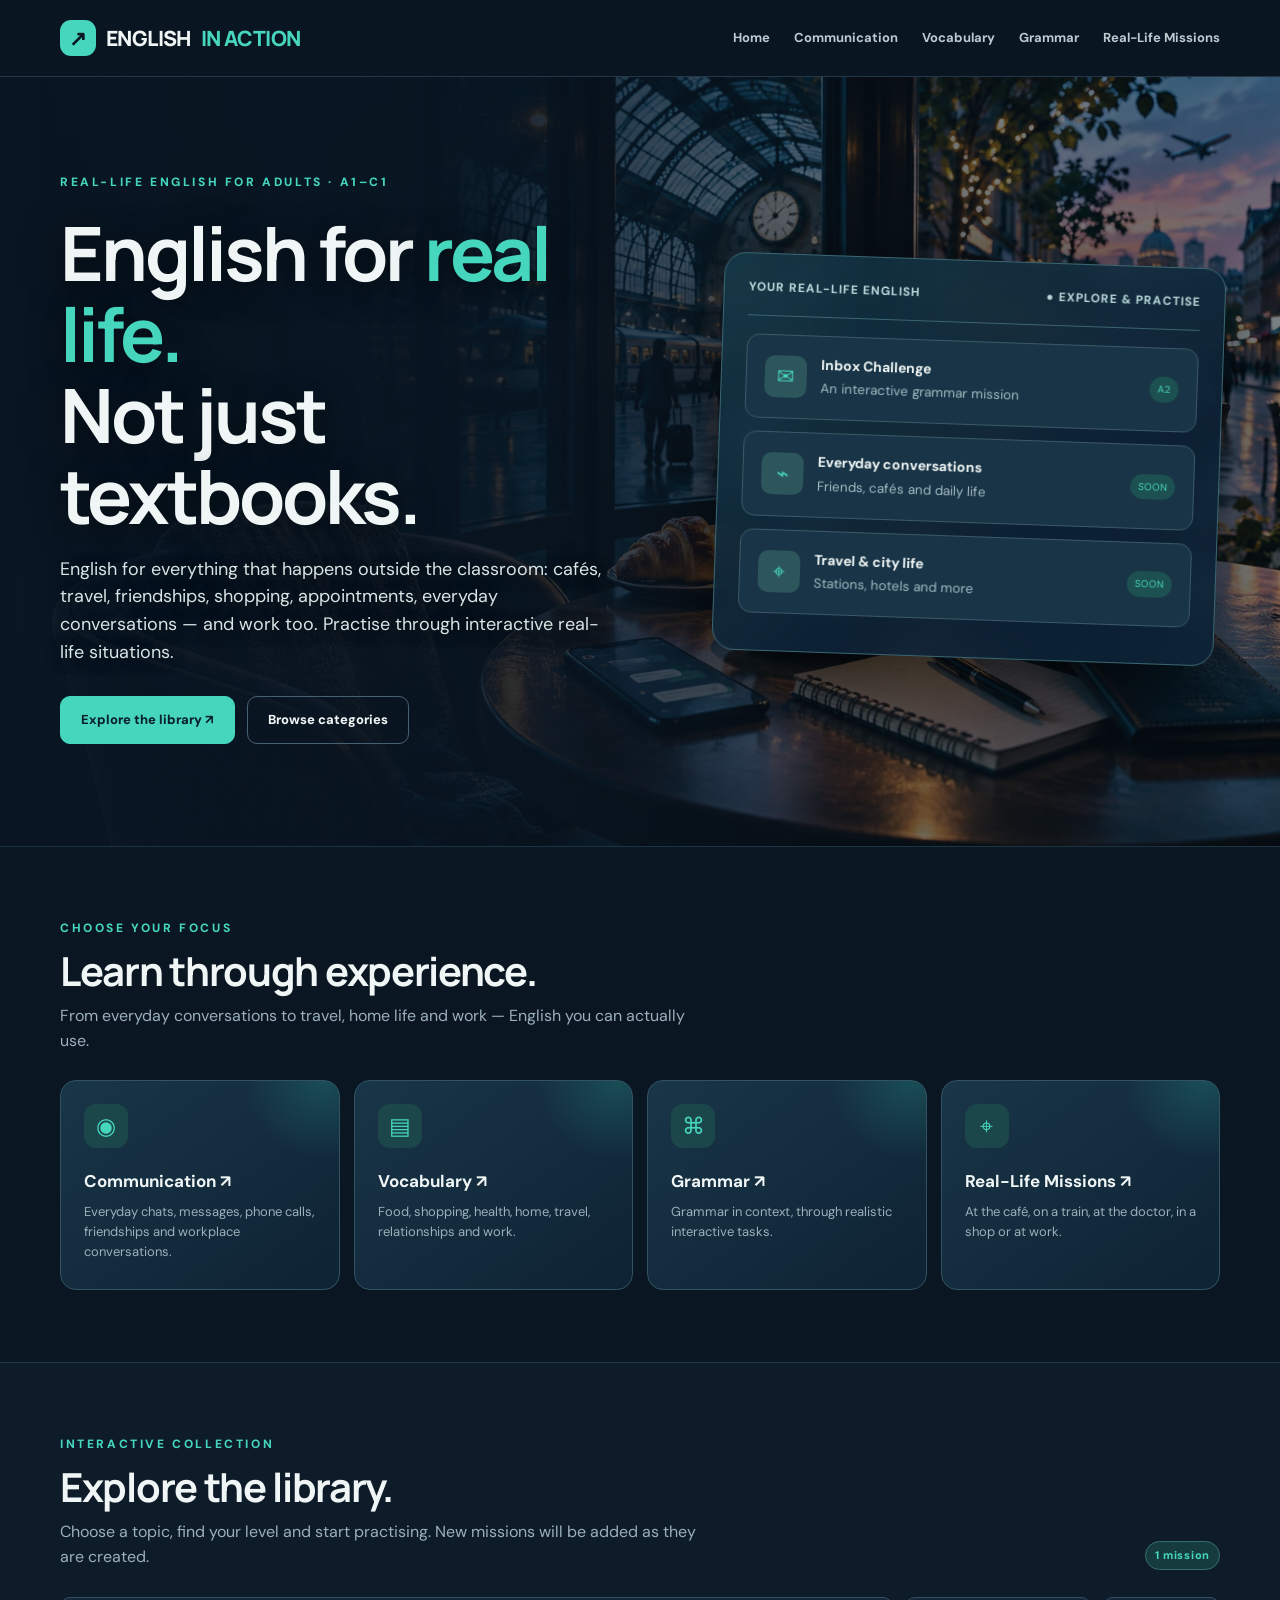
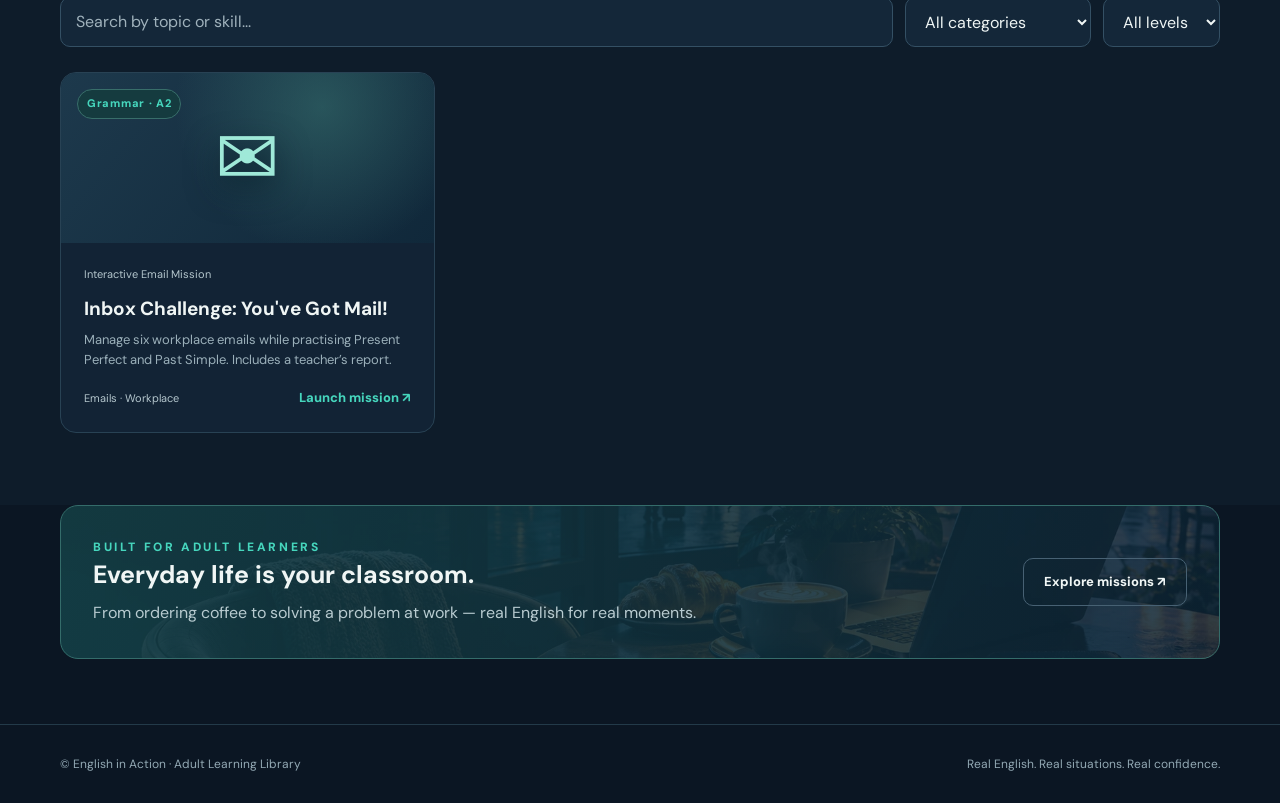
<file: index.html>
<!doctype html><html lang="en"><head><meta charset="utf-8"><meta name="viewport" content="width=device-width,initial-scale=1"><meta name="theme-color" content="#0b1623"><meta name="description" content="English in Action — interactive English missions for adult learners. Real-life communication, grammar and vocabulary."><title>English in Action | Adult Learning Library</title><link rel="stylesheet" href="styles.css"></head><body>
<header class="nav"><div class="wrap nav-inner"><a class="brand" href="index.html"><span class="brand-mark">↗</span> ENGLISH <em>IN ACTION</em></a><nav class="links" aria-label="Main navigation"><a href="index.html">Home</a><a href="index.html?category=communication#library">Communication</a><a href="index.html?category=vocabulary#library">Vocabulary</a><a href="index.html?category=grammar#library">Grammar</a><a href="index.html?category=missions#library">Real-Life Missions</a></nav></div></header>
<main><section class="hero"><div class="wrap hero-grid"><div><div class="eyebrow">Real-life English for adults · A1–C1</div><h1>English for <span>real life.</span><br>Not just textbooks.</h1><p class="lead">English for everything that happens outside the classroom: cafés, travel, friendships, shopping, appointments, everyday conversations — and work too. Practise through interactive real-life situations.</p><div class="actions"><a class="btn" href="#library">Explore the library ↗</a><a class="btn alt" href="#categories">Browse categories</a></div></div><div class="hero-art" aria-hidden="true"><div class="art-top"><span>YOUR REAL-LIFE ENGLISH</span><span>● EXPLORE & PRACTISE</span></div><div class="art-line"></div><div class="art-mail"><span class="art-icon">✉</span><span><strong>Inbox Challenge</strong><small>An interactive grammar mission</small></span><span class="art-badge">A2</span></div><div class="art-mail"><span class="art-icon">⌁</span><span><strong>Everyday conversations</strong><small>Friends, cafés and daily life</small></span><span class="art-badge">SOON</span></div><div class="art-mail"><span class="art-icon">⌖</span><span><strong>Travel & city life</strong><small>Stations, hotels and more</small></span><span class="art-badge">SOON</span></div></div></div></section>
<section class="section" id="categories"><div class="wrap"><div class="eyebrow">Choose your focus</div><div class="section-head"><div><h2>Learn through experience.</h2><p class="sub">From everyday conversations to travel, home life and work — English you can actually use.</p></div></div><div class="category-grid"><a class="cat" href="index.html?category=communication#library"><span class="cat-icon">◉</span><h3>Communication ↗</h3><p>Everyday chats, messages, phone calls, friendships and workplace conversations.</p></a><a class="cat" href="index.html?category=vocabulary#library"><span class="cat-icon">▤</span><h3>Vocabulary ↗</h3><p>Food, shopping, health, home, travel, relationships and work.</p></a><a class="cat" href="index.html?category=grammar#library"><span class="cat-icon">⌘</span><h3>Grammar ↗</h3><p>Grammar in context, through realistic interactive tasks.</p></a><a class="cat" href="index.html?category=missions#library"><span class="cat-icon">⌖</span><h3>Real-Life Missions ↗</h3><p>At the café, on a train, at the doctor, in a shop or at work.</p></a></div></div></section>
<section class="section catalog" id="library"><div class="wrap"><div class="eyebrow">Interactive collection</div><div class="section-head"><div><h2>Explore the library.</h2><p class="sub">Choose a topic, find your level and start practising. New missions will be added as they are created.</p></div><span class="pill" id="count">1 mission</span></div><div class="filters"><input class="field search" id="search" type="search" placeholder="Search by topic or skill..." aria-label="Search materials"><select class="field" id="category" aria-label="Filter by category"><option value="">All categories</option><option value="communication">Communication</option><option value="vocabulary">Vocabulary</option><option value="grammar">Grammar</option><option value="missions">Real-Life Missions</option></select><select class="field" id="level" aria-label="Filter by level"><option value="">All levels</option><option>A1</option><option>A2</option><option>B1</option><option>B2</option><option>C1</option></select></div><div class="cards" id="cards" aria-live="polite"></div></div></section>
<section class="wrap"><div class="banner"><div><div class="eyebrow">Built for adult learners</div><h2>Everyday life is your classroom.</h2><p>From ordering coffee to solving a problem at work — real English for real moments.</p></div><a class="btn alt" href="#library">Explore missions ↗</a></div></section></main><footer class="footer"><div class="wrap footer-inner"><span>© English in Action · Adult Learning Library</span><span>Real English. Real situations. Real confidence.</span></div></footer><script src="materials.js"></script><script src="app.js"></script></body></html>
</file>
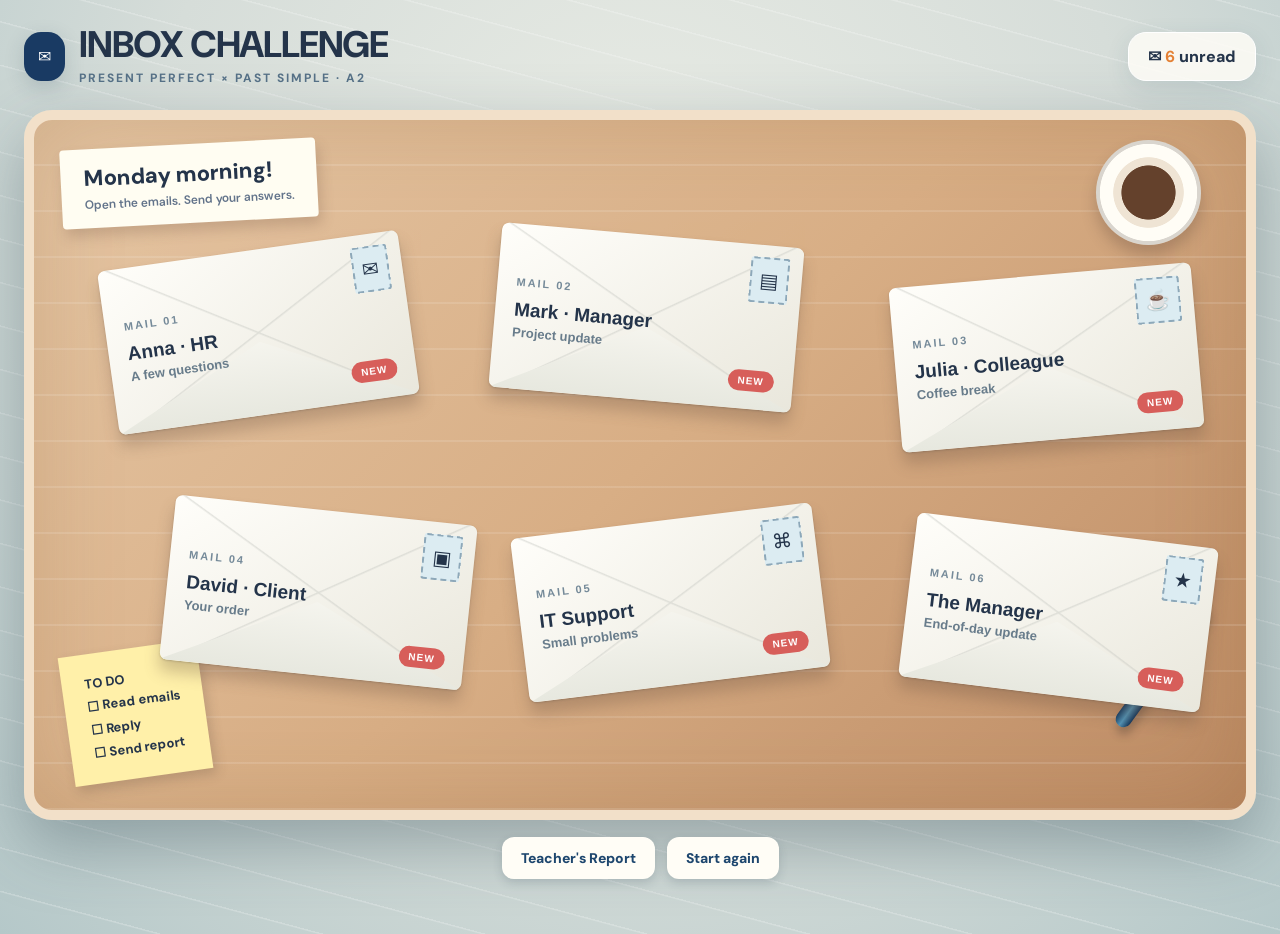
<file: inbox-challenge.html>
<!doctype html><html lang="en"><head><meta charset="utf-8"><meta name="viewport" content="width=device-width,initial-scale=1"><title>Inbox Challenge: You've Got Mail! · A2</title><style>
@import url('https://fonts.googleapis.com/css2?family=DM+Sans:wght@400;500;600;700;800&family=Playfair+Display:wght@600;700&display=swap');
:root{--ink:#24344a;--blue:#183b67;--gold:#ffca65;--paper:#fffdf7}*{box-sizing:border-box}body{margin:0;color:var(--ink);font-family:'DM Sans',Arial,sans-serif;background:#c3d2d5}.desk{min-height:100vh;position:relative;overflow:hidden;background:radial-gradient(ellipse at 50% 25%,#e9ece5 0%,#d6ddd9 55%,#b5c8c9 100%);padding:26px 24px 38px}.desk:before{content:"";position:absolute;inset:0;opacity:.22;pointer-events:none;background:repeating-linear-gradient(15deg,transparent 0 40px,#fff 41px 42px)}.top{position:relative;z-index:2;display:flex;justify-content:space-between;align-items:center;gap:15px;max-width:1260px;margin:auto}.brand{display:flex;gap:14px;align-items:center}.logo{background:#193a63;color:#fff;padding:14px;border-radius:17px;box-shadow:0 6px 20px #203b4b2b}.brand h1{font-size:clamp(23px,3vw,37px);line-height:1;margin:0;font-weight:800;letter-spacing:-1.2px}.brand p{margin:7px 0 0;font-size:12px;font-weight:700;letter-spacing:2px;color:#557086}.counter{background:#fffdf7d9;padding:13px 19px;border:1px solid #fff;border-radius:18px;box-shadow:0 7px 25px #2c50621c;font-weight:800}.counter b{color:#e48135}.work{position:relative;max-width:1260px;margin:24px auto 0;min-height:690px;border-radius:28px;background:linear-gradient(135deg,#e5c6a4,#d8ae85 50%,#bd8b64);border:10px solid #f2e0c9;box-shadow:0 25px 65px #324b5660,inset 0 0 90px #86552b38;overflow:hidden}.work:before{content:"";position:absolute;inset:0;pointer-events:none;opacity:.12;background:repeating-linear-gradient(0deg,#fff 0 2px,transparent 2px 46px)}.instruction{position:absolute;top:24px;left:27px;background:#fffdf2;padding:15px 23px;border-radius:4px;box-shadow:3px 8px 13px #664b3b3b;transform:rotate(-3deg);z-index:2;font-weight:800;font-size:clamp(15px,2vw,22px)}.instruction small{display:block;font-size:12px;font-weight:600;color:#62738a;margin-top:4px}.mug{position:absolute;right:45px;top:20px;width:105px;height:105px;border-radius:50%;background:radial-gradient(circle,#64412c 0 36%,#efe4d4 37% 47%,#fffdf6 48% 65%,#d9d5ce 66%);box-shadow:0 10px 15px #4c342e44}.mug:after{content:"";position:absolute;width:40px;height:46px;border:13px solid #fffdf6;border-radius:50%;right:-24px;top:31px;z-index:-1}.pen{position:absolute;right:75px;bottom:70px;width:16px;height:150px;border-radius:10px;background:linear-gradient(90deg,#123e68,#5293b5,#14365b);transform:rotate(36deg);box-shadow:5px 6px 8px #463a3355}.note{position:absolute;bottom:32px;left:32px;background:#fff0a9;padding:18px 23px;transform:rotate(-8deg);box-shadow:3px 6px 12px #4a3b2f35;font-size:13px;line-height:1.8;font-weight:700}.letters{position:relative;z-index:1;min-height:690px}.envelope{position:absolute;width:clamp(225px,25%,325px);height:165px;border:0;background:linear-gradient(145deg,#fffefa,#e9e7dc);border-radius:7px;box-shadow:0 12px 15px #644b3e4a,0 1px 2px #3d3d3d40;cursor:pointer;transition:transform .25s,filter .25s;transform:rotate(var(--r));text-align:left;color:#24344a;padding:16px 19px;isolation:isolate}.envelope:before{content:"";position:absolute;inset:0;background:linear-gradient(150deg,transparent 49.6%,#c7c9c3 50%,transparent 50.6%),linear-gradient(210deg,transparent 49.6%,#c7c9c3 50%,transparent 50.6%);opacity:.48;pointer-events:none;z-index:-1}.envelope:after{content:"";position:absolute;bottom:0;left:0;right:0;height:54%;clip-path:polygon(0 100%,50% 18%,100% 100%);background:linear-gradient(#f8f7f1,#e7e8df);border-radius:0 0 7px 7px;z-index:-1}.envelope:hover{transform:rotate(0deg) translateY(-11px) scale(1.04);filter:brightness(1.02);z-index:5}.envelope.done{filter:saturate(.65);opacity:.72}.stamp{position:absolute;right:13px;top:12px;border:2px dashed #8da8b9;background:#dcecf2;padding:9px 8px;font-size:20px;border-radius:3px}.env-id{display:inline-block;font-size:11px;font-weight:800;color:#758a99;letter-spacing:2px}.env-from{font-size:19px;font-weight:800;margin:10px 0 4px;max-width:190px}.env-sub{font-size:13px;font-weight:700;color:#687c8b;max-width:180px}.seal{position:absolute;bottom:18px;right:19px;background:#d75e5a;color:white;padding:5px 10px;border-radius:20px;font-size:10px;font-weight:800;letter-spacing:1px}.done .seal{background:#348e73}.e0{top:130px;left:6%;--r:-8deg}.e1{top:115px;left:38%;--r:5deg}.e2{top:155px;right:4%;--r:-5deg}.e3{top:390px;left:11%;--r:6deg}.e4{top:400px;left:40%;--r:-7deg}.e5{top:410px;right:3%;--r:7deg}.toolbar{position:relative;z-index:3;display:flex;justify-content:center;gap:12px;margin:17px auto;flex-wrap:wrap}.btn{border:0;border-radius:12px;padding:12px 19px;background:#173e69;color:white;font:800 14px 'DM Sans',Arial;cursor:pointer;box-shadow:0 4px 10px #253c4d2b}.btn.secondary{background:#fffdf6;color:#1d466e}.btn:disabled{opacity:.45;cursor:not-allowed}.btn:hover:not(:disabled){filter:brightness(1.12)}.overlay{position:fixed;inset:0;background:#112a42a9;display:none;place-items:center;z-index:30;padding:15px;backdrop-filter:blur(5px)}.overlay.open{display:grid}.modal{width:min(750px,96vw);max-height:94vh;overflow:auto;background:#fffefa;border-radius:19px;box-shadow:0 30px 100px #0d1e37a0;animation:pop .25s ease}.modalhead{background:#173d68;color:white;padding:20px 25px;display:flex;justify-content:space-between;align-items:center}.modalhead h2{margin:0;font-size:21px}.close{border:0;background:#ffffff24;color:white;font-size:25px;width:36px;height:36px;border-radius:9px;cursor:pointer}.modalbody{padding:22px 26px 27px}.from{color:#5d7286;font-size:13px;border-bottom:1px solid #e2e8e9;padding-bottom:14px;margin-bottom:18px}.from strong{color:#253c52}.intro{font-size:16px;font-weight:800;margin:0 0 16px}.q{background:#f2f6f7;padding:12px 14px;margin:9px 0;border-radius:10px;font-size:14px;line-height:1.5}.q label{display:block;font-weight:700;margin-bottom:7px}.q input,.q textarea,.q select{width:100%;padding:11px 12px;border:1px solid #cbd7de;border-radius:8px;font:15px 'DM Sans',Arial;background:white;color:#263b4e}.q textarea{min-height:75px;resize:vertical}.q select{cursor:pointer}.q input:focus,.q textarea:focus,.q select:focus{outline:2px solid #5b9fc4}.modalfoot{display:flex;justify-content:space-between;align-items:center;gap:10px;margin-top:19px}.hint{font-size:12px;color:#6a8092}.toast{position:fixed;left:50%;bottom:25px;transform:translateX(-50%);background:#193e66;color:white;padding:14px 25px;border-radius:12px;box-shadow:0 10px 35px #132f4b55;z-index:60;display:none}.report{display:none;position:fixed;inset:0;z-index:50;background:#e6ebec;overflow:auto;padding:25px}.report.show{display:block}.reportpage{max-width:800px;margin:auto;background:white;padding:36px 44px;box-shadow:0 10px 35px #40546833}.reportpage h1{margin:0;color:#183b67}.reportpage .sub{color:#687e91;margin:6px 0 24px}.reportblock{break-inside:avoid;margin:15px 0 24px;padding:14px;border:1px solid #e2e8ed;border-radius:9px}.reportblock h3{margin:0 0 12px}.reportblock p{font-size:13px;line-height:1.55;margin:9px 0}.reportblock strong{color:#193e66}.reporttools{display:flex;gap:10px;justify-content:center;margin:0 auto 18px;flex-wrap:wrap}@keyframes pop{from{opacity:0;transform:translateY(18px) scale(.97)}to{opacity:1;transform:none}}@media(max-width:800px){.work,.letters{min-height:950px}.envelope{width:42%;height:150px}.e0{top:130px;left:5%}.e1{top:130px;left:53%}.e2{top:335px;left:5%}.e3{top:335px;left:53%}.e4{top:540px;left:5%}.e5{top:540px;left:53%}.mug{transform:scale(.7);right:5px}.pen{display:none}.note{bottom:15px}.env-from{font-size:16px}}@media(max-width:480px){.desk{padding:13px 8px}.work{border-width:5px}.envelope{width:45%;height:148px;padding:10px}.stamp{font-size:14px;padding:4px}.env-from{font-size:14px}.env-sub{font-size:11px}.e0,.e2,.e4{left:3%}.e1,.e3,.e5{left:52%}.modalbody{padding:16px}.reportpage{padding:20px}}@media print{body{background:white}.desk,.overlay,.reporttools{display:none!important}.report{display:block!important;position:static;padding:0;background:white;overflow:visible}.reportpage{box-shadow:none;padding:0;max-width:none}.reportblock{break-inside:avoid}}
</style></head><body><main class="desk"><header class="top"><div class="brand"><div class="logo">✉</div><div><h1>INBOX CHALLENGE</h1><p>PRESENT PERFECT × PAST SIMPLE · A2</p></div></div><div class="counter">✉ <b id="count">6</b> unread</div></header><section class="work"><div class="instruction">Monday morning!<small>Open the emails. Send your answers.</small></div><div class="mug"></div><div class="pen"></div><div class="note">TO DO<br>☐ Read emails<br>☐ Reply<br>☐ Send report</div><div class="letters" id="letters"></div></section><div class="toolbar"><button class="btn secondary" onclick="showReport()">Teacher's Report</button><button class="btn secondary" onclick="resetGame()">Start again</button></div></main><div class="overlay" id="overlay" role="dialog" aria-modal="true"><div class="modal"><div class="modalhead"><h2 id="modalTitle"></h2><button class="close" aria-label="Close" onclick="closeModal()">×</button></div><div class="modalbody"><div class="from" id="from"></div><p class="intro" id="intro"></p><div id="questions"></div><div class="modalfoot"><span class="hint">No wrong answers block sending.</span><button class="btn" onclick="sendMail()">Send reply →</button></div></div></div></div><div class="toast" id="toast"></div><section class="report" id="report"><div class="reporttools"><button class="btn" onclick="window.print()">Save as PDF / Print</button><button class="btn secondary" onclick="copyReport()">Copy report</button><button class="btn secondary" onclick="hideReport()">Back to desk</button></div><div class="reportpage" id="reportpage"></div></section><script>
const mails=[
{from:'Anna · HR',sub:'A few questions',intro:'Write the questions.',items:[['Yes, I have worked here for five years.','How long ...?'],['I started this job in 2019.','When ...?'],['No, I have never worked from home.','Have ...?']]},
{from:'Mark · Manager',sub:'Project update',intro:'Choose the correct ending.',items:[['I have already finished the report,','a) yesterday at 4 p.m. | b) so you can read it now.'],['I finished the report','a) last Friday. | b) since Friday.'],['We have worked with this client','a) in 2020. | b) for three years.']]},
{from:'Julia · Colleague',sub:'Coffee break',intro:'Write the questions.',items:[['Yes, I have tried the new café.','Have ...?'],['I went there last Saturday.','When ...?'],['No, I haven’t had lunch yet.','Have ...?']]},
{from:'David · Client',sub:'Your order',intro:'Choose the correct form.',items:[['We ___ your order yesterday.','send / sent / have sent'],['I ___ your email already.','read / have read / did read'],['___ you call the office last week?','Did / Have / Has']]},
{from:'IT Support',sub:'Small problems',intro:'Correct the sentences.',items:[['I have changed my password yesterday.','Write the correct sentence.'],['Did you ever use this program?','Write the correct sentence.'],['I haven’t sent the file last Monday.','Write the correct sentence.']]},
{from:'The Manager',sub:'End-of-day update',intro:'Write a short update. 4–6 sentences.',items:[['What have you finished today?','Present Perfect'],['What did you do yesterday?','Past Simple'],['What haven’t you done yet?','Present Perfect'],['When did you last speak to a colleague or customer?','Past Simple']]}
];let saved={};try{saved=JSON.parse(localStorage.getItem('officeInboxA2Deluxe')||'{}')}catch(e){}let active=-1;const esc=s=>String(s??'').replace(/[&<>"']/g,c=>({'&':'&amp;','<':'&lt;','>':'&gt;','"':'&quot;',"'":'&#39;'}[c]));function render(){document.getElementById('letters').innerHTML=mails.map((m,i)=>`<button class="envelope e${i} ${saved[i]?'done':''}" onclick="openMail(${i})"><span class="env-id">MAIL 0${i+1}</span><span class="stamp">${['✉','▤','☕','▣','⌘','★'][i]}</span><div class="env-from">${esc(m.from)}</div><div class="env-sub">${esc(m.sub)}</div><span class="seal">${saved[i]?'SENT ✓':'NEW'}</span></button>`).join('');document.getElementById('count').textContent=mails.length-Object.keys(saved).length}function openMail(i){active=i;const m=mails[i];document.getElementById('modalTitle').textContent=m.sub;document.getElementById('from').innerHTML=`<strong>From:</strong> ${esc(m.from)} &nbsp; · &nbsp; <strong>To:</strong> You`;document.getElementById('intro').textContent=m.intro;document.getElementById('questions').innerHTML=m.items.map((q,j)=>`<div class="q"><label>${j+1}. ${esc(q[0])}</label>${i===1||i===3?`<select data-q="${j}"><option value="">Choose...</option>${(i===1?q[1].split(' | '):q[1].split(' / ')).map(v=>`<option ${saved[i]?.[j]===v?'selected':''}>${esc(v)}</option>`).join('')}</select>`:`<textarea data-q="${j}" placeholder="${esc(q[1])}">${esc(saved[i]?.[j]||'')}</textarea>`}</div>`).join('');document.getElementById('overlay').classList.add('open')}function closeModal(){document.getElementById('overlay').classList.remove('open');active=-1}function sendMail(){if(active<0)return;let arr=[...document.querySelectorAll('[data-q]')].map(x=>x.value.trim());saved[active]=arr;localStorage.setItem('officeInboxA2Deluxe',JSON.stringify(saved));closeModal();render();const t=document.getElementById('toast');t.textContent='Reply sent! ✓';t.style.display='block';setTimeout(()=>t.style.display='none',1600);if(Object.keys(saved).length===6)setTimeout(()=>showReport(),650)}function reportText(){return 'INBOX CHALLENGE — TEACHER’S REPORT\nPresent Perfect vs Past Simple · A2\nCompleted: '+Object.keys(saved).length+'/6 emails\n\n'+mails.map((m,i)=>'EMAIL '+(i+1)+' — '+m.from+' — '+m.sub+'\n'+m.items.map((q,j)=>(j+1)+'. '+q[0]+'\nAnswer: '+(saved[i]?.[j]||'[Not answered]')).join('\n')+'\n').join('\n')}function showReport(){document.getElementById('reportpage').innerHTML=`<h1>Teacher's Report</h1><p class="sub">Inbox Challenge · Present Perfect vs Past Simple · A2<br>${Object.keys(saved).length} / 6 emails sent</p>`+mails.map((m,i)=>`<div class="reportblock"><h3>${i+1}. ${esc(m.from)} — ${esc(m.sub)} ${saved[i]?'✓':'· not sent'}</h3>${m.items.map((q,j)=>`<p>${j+1}. ${esc(q[0])}<br><strong>Answer:</strong> ${esc(saved[i]?.[j]||'—')}</p>`).join('')}</div>`).join('');document.getElementById('report').classList.add('show')}function hideReport(){document.getElementById('report').classList.remove('show')}async function copyReport(){try{await navigator.clipboard.writeText(reportText());alert('Report copied!')}catch(e){alert('Select the report and copy it.')}}function resetGame(){if(confirm('Start again? This will clear all answers.')){saved={};localStorage.removeItem('officeInboxA2Deluxe');hideReport();render()}}document.addEventListener('keydown',e=>{if(e.key==='Escape')closeModal()});document.getElementById('overlay').addEventListener('click',e=>{if(e.target.id==='overlay')closeModal()});render();
</script></body></html>
</file>
<file: styles.css>
@import url('https://fonts.googleapis.com/css2?family=DM+Sans:wght@400;500;600;700;800&family=Manrope:wght@400;500;600;700;800&display=swap');
:root{--bg:#0b1623;--panel:#122335;--panel2:#162b3d;--line:#284254;--ink:#f0f6f5;--muted:#9bb0ba;--teal:#46d6bd;--teal2:#153e42;--gold:#e9c991}*{box-sizing:border-box}html{scroll-behavior:smooth}body{margin:0;background:var(--bg);color:var(--ink);font-family:'DM Sans',sans-serif;line-height:1.55}a{color:inherit;text-decoration:none}button,input,select{font:inherit}button{cursor:pointer}.wrap{width:min(1160px,calc(100% - 44px));margin:auto}.nav{position:sticky;top:0;z-index:10;background:#0b1623ee;backdrop-filter:blur(18px);border-bottom:1px solid #243746}.nav-inner{display:flex;align-items:center;justify-content:space-between;min-height:76px;gap:20px}.brand{font-family:Manrope,sans-serif;font-weight:800;letter-spacing:-.6px;font-size:21px;display:flex;align-items:center;gap:10px}.brand-mark{display:grid;place-items:center;width:36px;height:36px;border-radius:11px;color:#071923;background:var(--teal);font-size:21px}.brand em{font-style:normal;color:var(--teal)}.links{display:flex;gap:24px;align-items:center}.links a{font-size:13px;color:#bbccd1;font-weight:700}.links a:hover,.links a.active{color:var(--teal)}.eyebrow{color:var(--teal);font-size:12px;font-weight:800;letter-spacing:2.6px;text-transform:uppercase}.hero{position:relative;overflow:hidden;padding:96px 0 102px;border-bottom:1px solid #1d3443;background:radial-gradient(ellipse at 82% 35%,#15505a66,transparent 43%),radial-gradient(ellipse at 5% 0%,#243c6260,transparent 44%)}.hero-grid{display:grid;grid-template-columns:1.1fr .9fr;gap:45px;align-items:center}.hero h1{font-family:Manrope,sans-serif;font-size:clamp(43px,6vw,75px);line-height:1.08;letter-spacing:-3px;margin:20px 0}.hero h1 span{color:var(--teal)}.lead{font-size:18px;color:#b6cbd0;max-width:570px}.actions{display:flex;gap:12px;flex-wrap:wrap;margin-top:29px}.btn{display:inline-flex;align-items:center;justify-content:center;gap:8px;padding:13px 20px;border-radius:10px;background:var(--teal);border:1px solid var(--teal);color:#09202b;font-weight:800;font-size:13px}.btn.alt{background:transparent;color:var(--ink);border-color:#476173}.btn:hover{filter:brightness(1.08)}.hero-art{position:relative;min-height:340px;border:1px solid #3a6671;border-radius:22px;background:linear-gradient(145deg,#183a48,#0e2132 65%);box-shadow:0 30px 90px #0007;padding:24px;transform:rotate(2deg)}.art-top{display:flex;justify-content:space-between;color:#b7d5d8;font-size:12px;font-weight:800;letter-spacing:1px}.art-line{height:1px;background:#3b6370;margin:18px 0}.art-mail{padding:18px;border:1px solid #3b5966;background:#183446;border-radius:13px;margin:13px 0;display:flex;align-items:center;gap:14px}.art-icon{width:42px;height:42px;border-radius:10px;display:grid;place-items:center;background:#2d565c;color:var(--teal);font-size:21px}.art-mail strong{display:block;font-size:14px}.art-mail small{color:#a3bbc3}.art-badge{margin-left:auto;font-size:10px;color:var(--teal);background:#1d5051;padding:5px 8px;border-radius:99px}.section{padding:72px 0}.section-head{display:flex;align-items:end;justify-content:space-between;gap:20px;margin-bottom:27px}.section h2{font-family:Manrope;font-size:clamp(28px,3.4vw,40px);line-height:1.2;letter-spacing:-1.3px;margin:9px 0}.sub{color:var(--muted);max-width:640px;margin:0}.category-grid{display:grid;grid-template-columns:repeat(4,1fr);gap:14px}.cat{background:linear-gradient(145deg,#172b3e,#102234);border:1px solid var(--line);padding:23px;border-radius:16px;min-height:210px;transition:.2s}.cat:hover,.card:hover{transform:translateY(-3px);border-color:#3d948c}.cat-icon{width:44px;height:44px;display:grid;place-items:center;background:#1b474a;border-radius:12px;color:var(--teal);font-size:23px}.cat h3{margin:20px 0 7px;font-size:17px}.cat p{margin:0;color:var(--muted);font-size:13px}.catalog{background:#0e1c2a;border-top:1px solid #223747}.filters{display:flex;gap:12px;flex-wrap:wrap;margin:25px 0}.field{background:#142739;color:var(--ink);border:1px solid #345064;border-radius:10px;padding:12px 15px;min-height:45px}.search{flex:1;min-width:220px}.field::placeholder{color:#a0b2bc}.cards{display:grid;grid-template-columns:repeat(3,1fr);gap:18px}.card{background:var(--panel);border:1px solid var(--line);border-radius:16px;overflow:hidden;transition:.2s;display:flex;flex-direction:column}.card-visual{min-height:170px;display:grid;place-items:center;background:radial-gradient(circle at 70% 20%,#3b797480,transparent 50%),linear-gradient(130deg,#1d394c,#10283a);position:relative}.card-visual:before{content:'✉';font-size:77px;color:#9fe9d8;text-shadow:0 12px 32px #071b26}.pill{font-size:11px;font-weight:800;letter-spacing:.7px;border:1px solid #386e6a;color:var(--teal);background:#153b3f;padding:5px 9px;border-radius:99px}.card-visual .pill{position:absolute;top:16px;left:16px}.card-body{padding:23px;display:flex;flex-direction:column;flex:1}.card h3{font-size:19px;line-height:1.3;margin:13px 0 9px}.card p{font-size:13px;color:var(--muted);margin:0 0 18px}.card-foot{margin-top:auto;display:flex;justify-content:space-between;align-items:center;gap:10px}.card-foot a{font-size:13px;color:var(--teal);font-weight:800}.tag{font-size:11px;color:#b4c6cd}.empty{padding:30px;border:1px dashed #3b5668;border-radius:14px;color:var(--muted)}.banner{margin:0 0 65px;padding:32px;border:1px solid #346c6a;border-radius:18px;background:linear-gradient(115deg,#173b43,#142738);display:flex;justify-content:space-between;align-items:center;gap:24px}.banner h2{margin:0 0 6px;font-size:25px}.banner p{color:#b8cbd0;margin:0}.footer{border-top:1px solid #233a49;padding:30px 0;color:#93a9b4;font-size:12px}.footer-inner{display:flex;justify-content:space-between;gap:12px;flex-wrap:wrap}.mobile-note{display:none}@media(max-width:850px){.hero-grid{grid-template-columns:1fr}.hero-art{max-width:540px}.category-grid{grid-template-columns:repeat(2,1fr)}.cards{grid-template-columns:repeat(2,1fr)}.links{gap:11px;flex-wrap:wrap}.links a{font-size:11px}}@media(max-width:570px){.wrap{width:min(100% - 28px,1160px)}.nav-inner{padding:12px 0;align-items:flex-start;flex-direction:column}.links{gap:13px}.hero{padding:55px 0 65px}.hero h1{letter-spacing:-2px}.hero-art{min-height:0}.section{padding:52px 0}.category-grid,.cards{grid-template-columns:1fr}.cat{min-height:0}.banner{flex-direction:column;align-items:flex-start}.section-head{align-items:flex-start;flex-direction:column}}

/* Midnight & Teal · cinematic real-life editorial update */
.hero{background:linear-gradient(90deg,#091522f5 0%,#091522e8 35%,#0915229c 65%,#0915227c 100%),url("hero-life.webp") center 44%/cover no-repeat;min-height:690px;display:flex;align-items:center}
.hero h1{max-width:720px;text-shadow:0 5px 35px #0009}
.hero .lead{color:#d8e5e5;max-width:550px;text-shadow:0 3px 15px #000a}
.hero-art{background:linear-gradient(145deg,#143847dc,#0c2135e8 65%);backdrop-filter:blur(15px);box-shadow:0 30px 90px #000a}
.cat{position:relative;overflow:hidden;background:linear-gradient(145deg,#193548,#0e2334);border-color:#315363}
.cat:before{content:"";position:absolute;width:160px;height:160px;right:-65px;top:-80px;background:radial-gradient(circle,#2bbda339,transparent 70%);pointer-events:none}
.cat:hover{box-shadow:0 16px 35px #0005}
.banner{background:linear-gradient(105deg,#143b42ef,#0d2436d9),url("hero-life.webp") center 63%/cover no-repeat}
@media(max-width:850px){.hero{min-height:0;background-position:60% center}.hero-art{max-width:100%}}
@media(max-width:570px){.hero{background:linear-gradient(90deg,#091522ed,#091522b8),url("hero-life.webp") center/cover no-repeat}}
</file>
